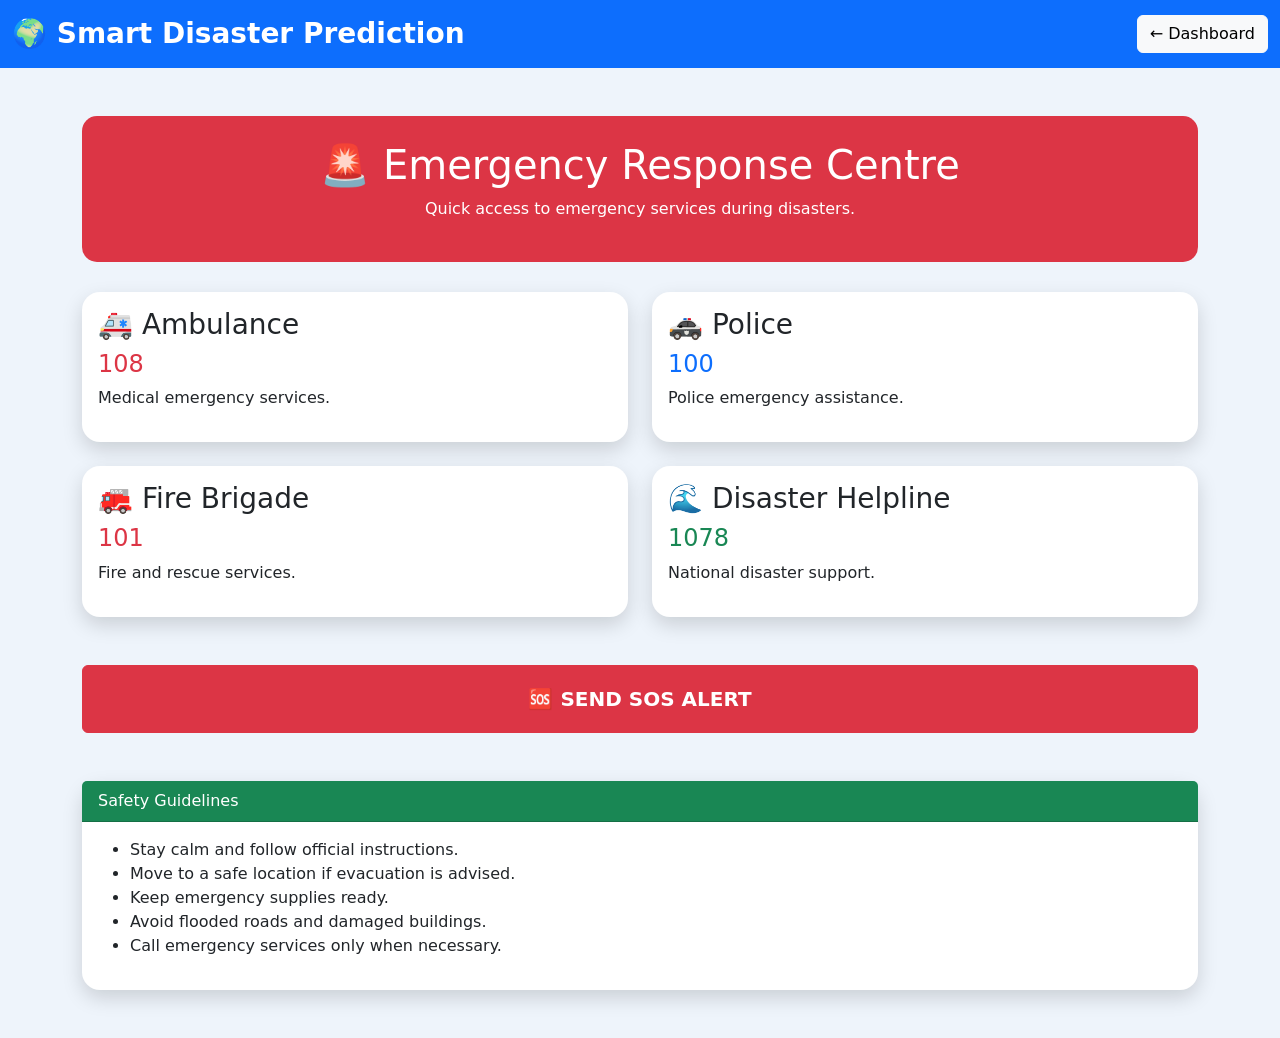
<file: templates/emergency.html>
<!DOCTYPE html>
<html lang="en">

<head>

<meta charset="UTF-8">

<meta name="viewport" content="width=device-width, initial-scale=1.0">

<title>Emergency Centre</title>

<link href="https://cdn.jsdelivr.net/npm/bootstrap@5.3.3/dist/css/bootstrap.min.css" rel="stylesheet">

<style>

body{
    background:#eef4fb;
}

.card{
    border:none;
    border-radius:18px;
    box-shadow:0 8px 20px rgba(0,0,0,.15);
}

.hero{
    background:#dc3545;
    color:white;
    padding:25px;
    border-radius:15px;
    text-align:center;
    margin-bottom:30px;
}

.emergency-btn{
    width:100%;
    padding:18px;
    font-size:20px;
    font-weight:bold;
}

</style>

</head>

<body>

<nav class="navbar navbar-dark bg-primary">

<div class="container-fluid">

<a class="navbar-brand fw-bold fs-3">

🌍 Smart Disaster Prediction

</a>

<a href="/dashboard" class="btn btn-light">

← Dashboard

</a>

</div>

</nav>

<div class="container py-5">

<div class="hero">

<h1>🚨 Emergency Response Centre</h1>

<p>Quick access to emergency services during disasters.</p>

</div>

<div class="row g-4">

<div class="col-md-6">

<div class="card">

<div class="card-body">

<h3>🚑 Ambulance</h3>

<h4 class="text-danger">108</h4>

<p>Medical emergency services.</p>

</div>

</div>

</div>

<div class="col-md-6">

<div class="card">

<div class="card-body">

<h3>🚓 Police</h3>

<h4 class="text-primary">100</h4>

<p>Police emergency assistance.</p>

</div>

</div>

</div>

<div class="col-md-6">

<div class="card">

<div class="card-body">

<h3>🚒 Fire Brigade</h3>

<h4 class="text-danger">101</h4>

<p>Fire and rescue services.</p>

</div>

</div>

</div>

<div class="col-md-6">

<div class="card">

<div class="card-body">

<h3>🌊 Disaster Helpline</h3>

<h4 class="text-success">1078</h4>

<p>National disaster support.</p>

</div>

</div>

</div>

</div>

<div class="mt-5">

<button class="btn btn-danger emergency-btn">

🆘 SEND SOS ALERT

</button>

</div>

<div class="card mt-5">

<div class="card-header bg-success text-white">

Safety Guidelines

</div>

<div class="card-body">

<ul>

<li>Stay calm and follow official instructions.</li>

<li>Move to a safe location if evacuation is advised.</li>

<li>Keep emergency supplies ready.</li>

<li>Avoid flooded roads and damaged buildings.</li>

<li>Call emergency services only when necessary.</li>

</ul>

</div>

</div>

</div>

</body>

</html>
</file>
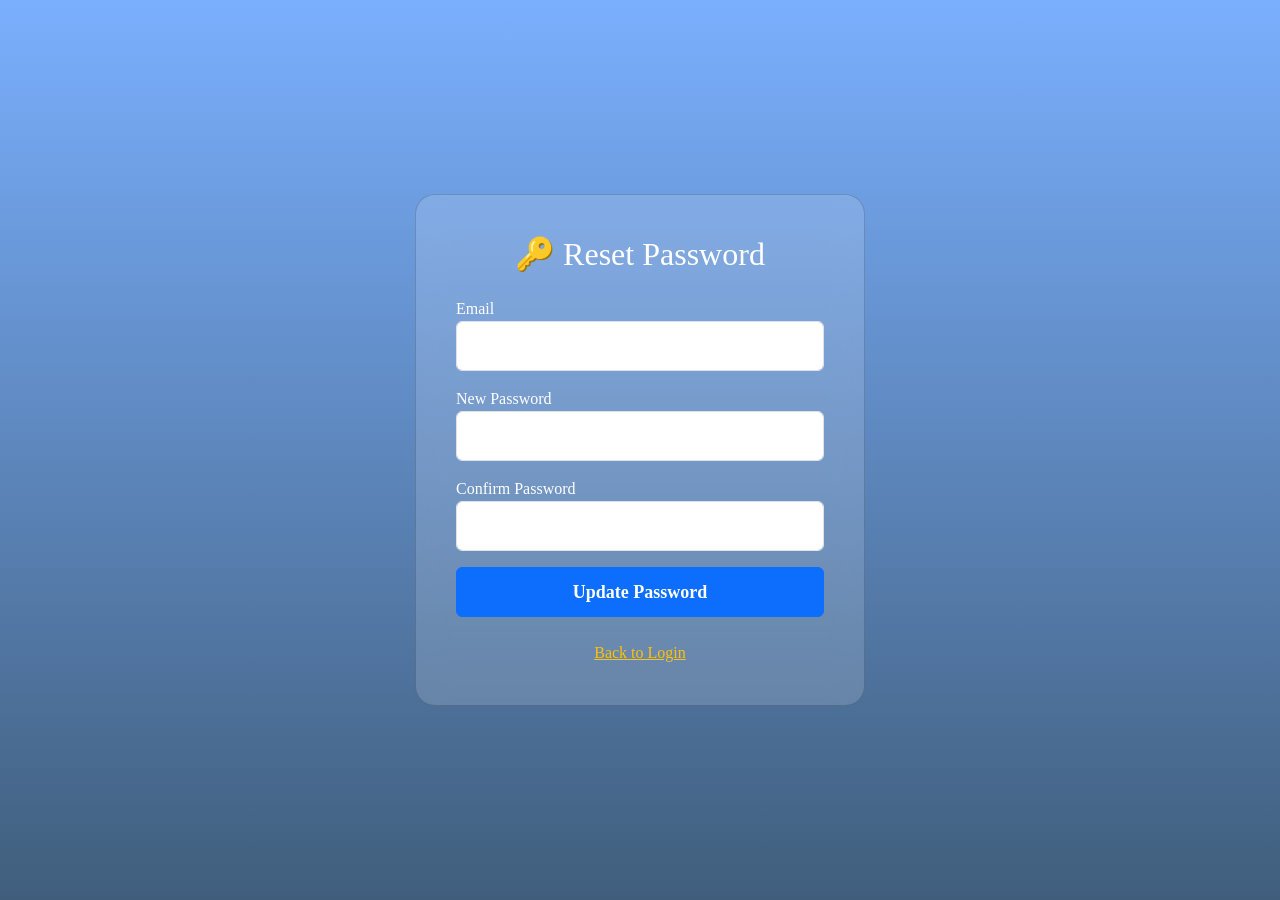
<file: templates/forgot_password.html>
<!DOCTYPE html>
<html lang="en">

<head>

<meta charset="UTF-8">
<meta name="viewport" content="width=device-width, initial-scale=1.0">

<title>Forgot Password</title>

<link href="https://cdn.jsdelivr.net/npm/bootstrap@5.3.3/dist/css/bootstrap.min.css" rel="stylesheet">

<link rel="stylesheet"
href="https://cdnjs.cloudflare.com/ajax/libs/font-awesome/6.5.2/css/all.min.css">

<style>

body{

height:100vh;

display:flex;

justify-content:center;

align-items:center;

background:

linear-gradient(rgba(13,110,253,.55),rgba(0,40,80,.75)),

url("https://images.unsplash.com/photo-1500375592092-40eb2168fd21?auto=format&fit=crop&w=1600&q=80");

background-size:cover;

font-family:Segoe UI;

}

.card{

width:450px;

padding:40px;

border-radius:20px;

background:rgba(255,255,255,.15);

backdrop-filter:blur(15px);

color:white;

}

.form-control{

height:50px;

}

.btn{

height:50px;

font-size:18px;

font-weight:bold;

}

</style>

</head>

<body>

<div class="card">

<h2 class="text-center mb-4">

🔑 Reset Password

</h2>

<form method="POST">

<div class="mb-3">

<label>Email</label>

<input

type="email"

name="email"

class="form-control"

required>

</div>

<div class="mb-3">

<label>New Password</label>

<input

type="password"

name="password"

class="form-control"

required>

</div>

<div class="mb-3">

<label>Confirm Password</label>

<input

type="password"

name="confirm"

class="form-control"

required>

</div>

<button

class="btn btn-primary w-100"

type="submit">

Update Password

</button>

</form>

<br>

<div class="text-center">

<a href="/login" class="text-warning">

Back to Login

</a>

</div>

</div>

</body>

</html>
</file>
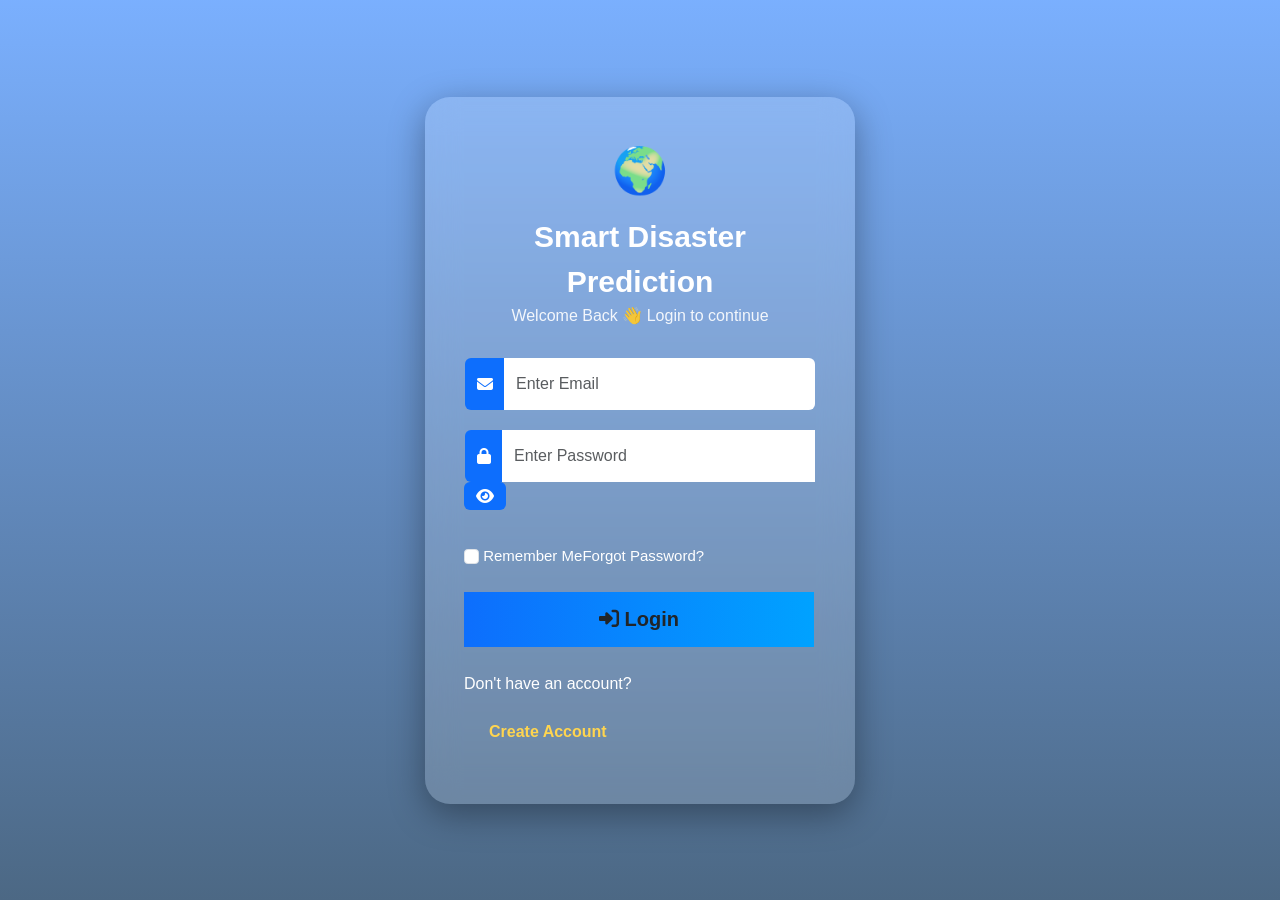
<file: templates/login.html>
<!DOCTYPE html>
<html lang="en">

<head>

<meta charset="UTF-8">
<meta name="viewport" content="width=device-width, initial-scale=1.0">

<title>Login | Smart Disaster Prediction</title>

<link href="https://cdn.jsdelivr.net/npm/bootstrap@5.3.3/dist/css/bootstrap.min.css" rel="stylesheet">

<link rel="stylesheet"
href="https://cdnjs.cloudflare.com/ajax/libs/font-awesome/6.5.2/css/all.min.css">

<style>

*{
margin:0;
padding:0;
box-sizing:border-box;
font-family:'Segoe UI',sans-serif;
}

body{

height:100vh;

background:
linear-gradient(rgba(13,110,253,.55),rgba(0,40,80,.70)),
url("https://images.unsplash.com/photo-1500375592092-40eb2168fd21?auto=format&fit=crop&w=1600&q=80");

background-size:cover;
background-position:center;

display:flex;
justify-content:center;
align-items:center;

}

.login-card{

width:430px;

background:rgba(255,255,255,.16);

backdrop-filter:blur(16px);

border-radius:25px;

padding:40px;

box-shadow:0 10px 35px rgba(0,0,0,.35);

color:white;

}

.logo{

font-size:45px;

text-align:center;

}

.title{

font-size:30px;

font-weight:bold;

text-align:center;

margin-top:10px;

}

.subtitle{

text-align:center;

margin-bottom:30px;

opacity:.9;

}

.input-group{

margin-bottom:20px;

}

.input-group-text{

background:#0d6efd;

color:white;

border:none;

}

.form-control{

height:52px;

border:none;

}

.form-control:focus{

box-shadow:none;

}

.btn-login{

width:100%;

height:55px;

font-size:20px;

font-weight:bold;

border-radius:12px;

background:linear-gradient(90deg,#0d6efd,#00a2ff);

border:none;

transition:.3s;

}

.btn-login:hover{

transform:scale(1.03);

}

.extra{

display:flex;

justify-content:space-between;

margin-top:15px;

font-size:15px;

}

.extra a{

color:#fff;

text-decoration:none;

}

.extra a:hover{

text-decoration:underline;

}

.register{

text-align:center;

margin-top:25px;

}

.register a{

color:#ffd54f;

text-decoration:none;

font-weight:bold;

}

.register a:hover{

text-decoration:underline;

}

</style>

</head>

<body>

<div class="login-card">

<div class="logo">

🌍

</div>

<div class="title">

Smart Disaster Prediction

</div>

<div class="subtitle">

Welcome Back 👋

Login to continue

</div>

<form method="POST" action="/login">

<div class="input-group">

<span class="input-group-text">

<i class="fa-solid fa-envelope"></i>

</span>

<input
type="email"
name="email"
class="form-control"
placeholder="Enter Email"
required>

</div>

<div class="input-group">

<span class="input-group-text">

<i class="fa-solid fa-lock"></i>

</span>

<input
type="password"
id="password"
name="password"
class="form-control"
placeholder="Enter Password"
required>
<div class="input-group">

<span class="input-group-text">

<i class="fa-solid fa-eye" onclick="togglePassword()"
style="cursor:pointer;"></i>

</span>

</div>

<div class="extra">

<div>

<input
type="checkbox"
class="form-check-input"
id="remember">

<label for="remember">

Remember Me

</label>

</div>

<div>

<a href="/forgot_password">

Forgot Password?

</a>

</div>

</div>

<button
type="submit"
class="btn btn-login mt-4">

<i class="fa-solid fa-right-to-bracket"></i>

Login

</button>

</form>

<div class="register">

Don't have an account?

<br><br>

<a href="/register">

Create Account

</a>

</div>

</div>

<script>

function togglePassword(){

var x=document.getElementById("password");

if(x.type==="password"){

x.type="text";

}else{

x.type="password";

}

}

</script>

<script src="https://cdn.jsdelivr.net/npm/bootstrap@5.3.3/dist/js/bootstrap.bundle.min.js"></script>

</body>

</html>
</file>
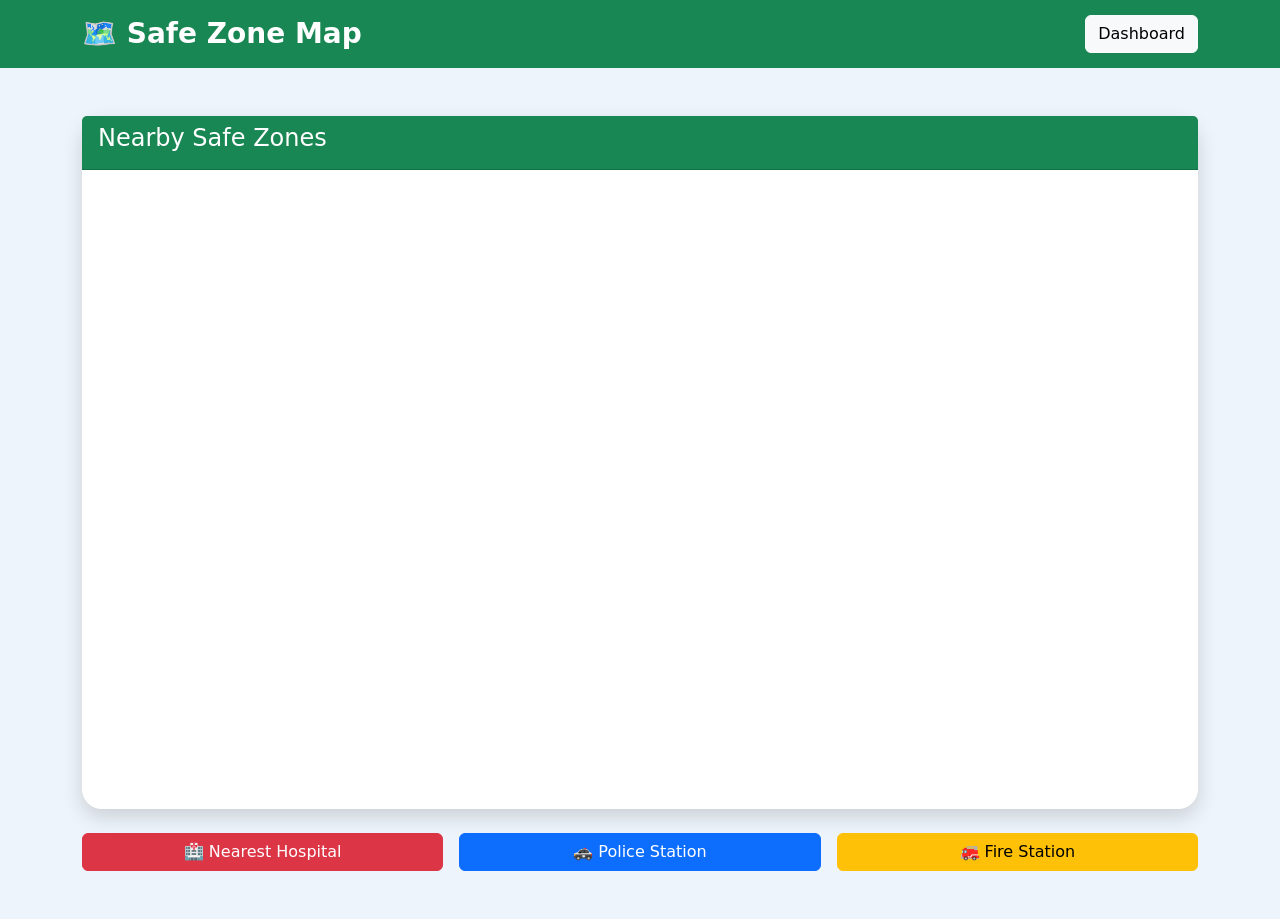
<file: templates/map.html>
<!DOCTYPE html>
<html lang="en">

<head>

<meta charset="UTF-8">
<meta name="viewport" content="width=device-width, initial-scale=1">

<title>Safe Zone Map</title>

<link href="https://cdn.jsdelivr.net/npm/bootstrap@5.3.3/dist/css/bootstrap.min.css" rel="stylesheet">

<style>

body{
    background:#eef4fb;
}

.card{
    border:none;
    border-radius:20px;
    box-shadow:0 8px 20px rgba(0,0,0,.15);
}

iframe{
    width:100%;
    height:600px;
    border:none;
}

</style>

</head>

<body>

<nav class="navbar navbar-success bg-success">

<div class="container">

<a class="navbar-brand text-white fw-bold fs-3">

🗺 Safe Zone Map

</a>

<a href="/dashboard" class="btn btn-light">

Dashboard

</a>

</div>

</nav>


<div class="container mt-5">

<div class="card">

<div class="card-header bg-success text-white">

<h4>Nearby Safe Zones</h4>

</div>

<div class="card-body">

<iframe
id="mapFrame"
src="https://maps.google.com/maps?q=hospital&z=14&output=embed">
</iframe>

</div>

</div>

</div>

<div class="container mt-4 mb-5">

<div class="row g-3">

<div class="col-md-4">

<button
class="btn btn-danger w-100"
onclick="openHospital()">

🏥 Nearest Hospital

</button>

</div>

<div class="col-md-4">

<button
class="btn btn-primary w-100"
onclick="openPolice()">

🚓 Police Station

</button>

</div>

<div class="col-md-4">

<button
class="btn btn-warning w-100"
onclick="openFire()">

🚒 Fire Station

</button>

</div>

</div>

</div>

<script>

function openHospital(){

navigator.geolocation.getCurrentPosition(function(position){

let lat=position.coords.latitude;
let lon=position.coords.longitude;

window.open(
`https://www.google.com/maps/search/hospital/@${lat},${lon},15z`
);

});

}

function openPolice(){

navigator.geolocation.getCurrentPosition(function(position){

let lat=position.coords.latitude;
let lon=position.coords.longitude;

window.open(
`https://www.google.com/maps/search/police/@${lat},${lon},15z`
);

});

}

function openFire(){

navigator.geolocation.getCurrentPosition(function(position){

let lat=position.coords.latitude;
let lon=position.coords.longitude;

window.open(
`https://www.google.com/maps/search/fire+station/@${lat},${lon},15z`
);

});

}

</script>

</body>

</html>
</file>
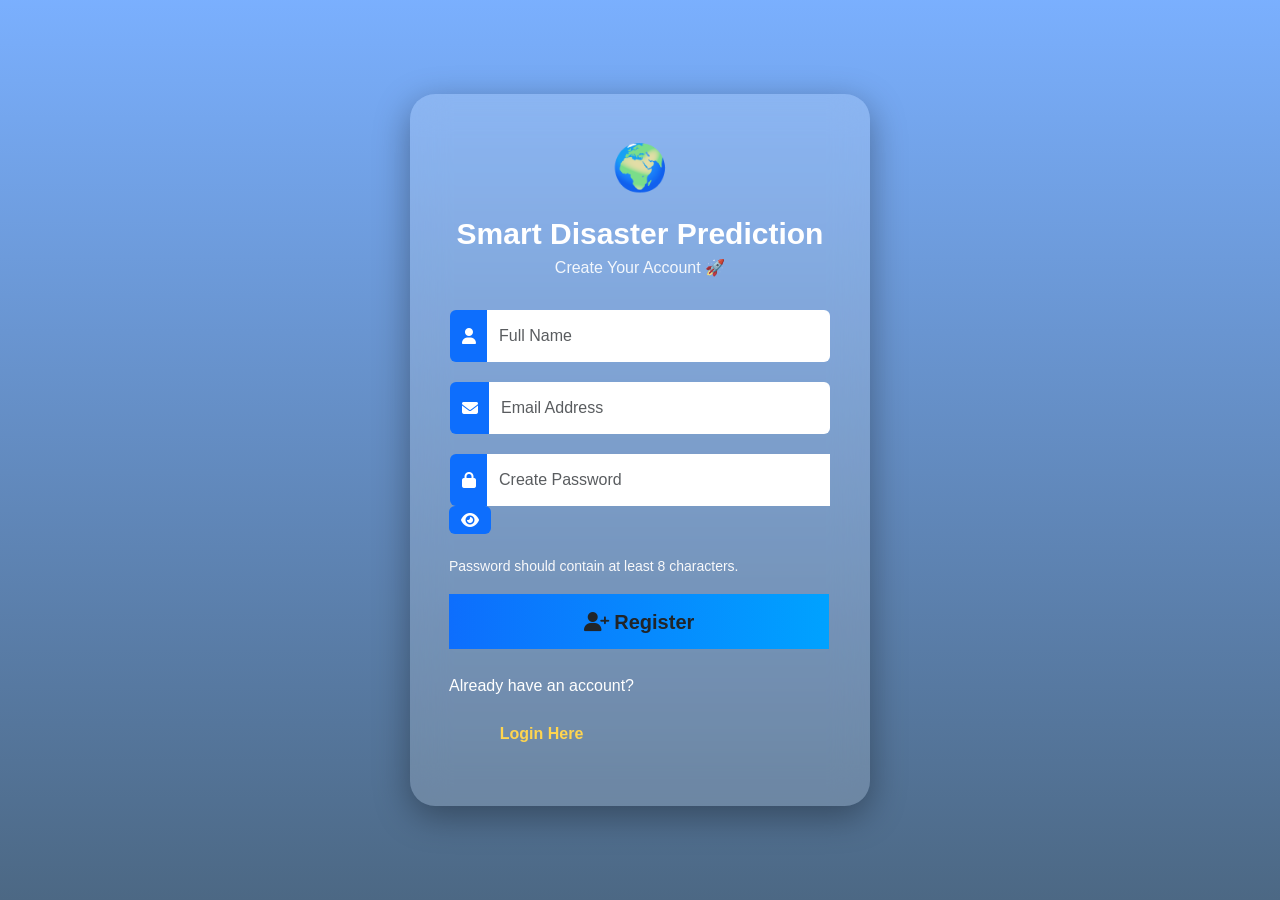
<file: templates/register.html>
<!DOCTYPE html>
<html lang="en">

<head>

<meta charset="UTF-8">
<meta name="viewport" content="width=device-width, initial-scale=1.0">

<title>Register | Smart Disaster Prediction</title>

<link href="https://cdn.jsdelivr.net/npm/bootstrap@5.3.3/dist/css/bootstrap.min.css" rel="stylesheet">

<link rel="stylesheet"
href="https://cdnjs.cloudflare.com/ajax/libs/font-awesome/6.5.2/css/all.min.css">

<style>

*{
margin:0;
padding:0;
box-sizing:border-box;
font-family:'Segoe UI',sans-serif;
}

body{

height:100vh;

background:
linear-gradient(rgba(13,110,253,.55),rgba(0,40,80,.70)),
url("https://images.unsplash.com/photo-1500375592092-40eb2168fd21?auto=format&fit=crop&w=1600&q=80");

background-size:cover;
background-position:center;

display:flex;
justify-content:center;
align-items:center;

}

.register-card{

width:460px;

background:rgba(255,255,255,.16);

backdrop-filter:blur(18px);

border-radius:25px;

padding:40px;

box-shadow:0 10px 35px rgba(0,0,0,.35);

color:white;

}

.logo{

font-size:45px;
text-align:center;

}

.title{

font-size:30px;
font-weight:bold;
text-align:center;
margin-top:10px;

}

.subtitle{

text-align:center;
margin-bottom:30px;
opacity:.9;

}

.input-group{

margin-bottom:20px;

}

.input-group-text{

background:#0d6efd;
color:white;
border:none;

}

.form-control{

height:52px;
border:none;

}

.form-control:focus{

box-shadow:none;

}

.btn-register{

width:100%;
height:55px;

font-size:20px;
font-weight:bold;

border:none;
border-radius:12px;

background:linear-gradient(90deg,#0d6efd,#00a2ff);

transition:.3s;

}

.btn-register:hover{

transform:scale(1.03);

}

.login{

text-align:center;
margin-top:25px;

}

.login a{

color:#ffd54f;
text-decoration:none;
font-weight:bold;

}

.login a:hover{

text-decoration:underline;

}

</style>

</head>

<body>

<div class="register-card">

<div class="logo">

🌍

</div>

<div class="title">

Smart Disaster Prediction

</div>

<div class="subtitle">

Create Your Account 🚀

</div>

<form method="POST" action="/register">

<div class="input-group">

<span class="input-group-text">

<i class="fa-solid fa-user"></i>

</span>

<input
type="text"
name="fullname"
class="form-control"
placeholder="Full Name"
required>

</div>

<div class="input-group">

<span class="input-group-text">

<i class="fa-solid fa-envelope"></i>

</span>

<input
type="email"
name="email"
class="form-control"
placeholder="Email Address"
required>

</div>

<div class="input-group">

<span class="input-group-text">

<i class="fa-solid fa-lock"></i>

</span>

<input
type="password"
id="password"
name="password"
class="form-control"
placeholder="Create Password"
required>
<div class="input-group">

<span class="input-group-text">

<i class="fa-solid fa-eye"
onclick="togglePassword()"
style="cursor:pointer;"></i>

</span>

</div>

<div class="mb-3">

<small class="text-light">

Password should contain at least 8 characters.

</small>

</div>

<button
type="submit"
class="btn btn-register">

<i class="fa-solid fa-user-plus"></i>

Register

</button>

</form>

<div class="login">

Already have an account?

<br><br>

<a href="/login">

Login Here

</a>

</div>

</div>

<script>

function togglePassword(){

var x=document.getElementById("password");

if(x.type==="password"){

x.type="text";

}

else{

x.type="password";

}

}

</script>

<script src="https://cdn.jsdelivr.net/npm/bootstrap@5.3.3/dist/js/bootstrap.bundle.min.js"></script>

</body>

</html>
</file>
